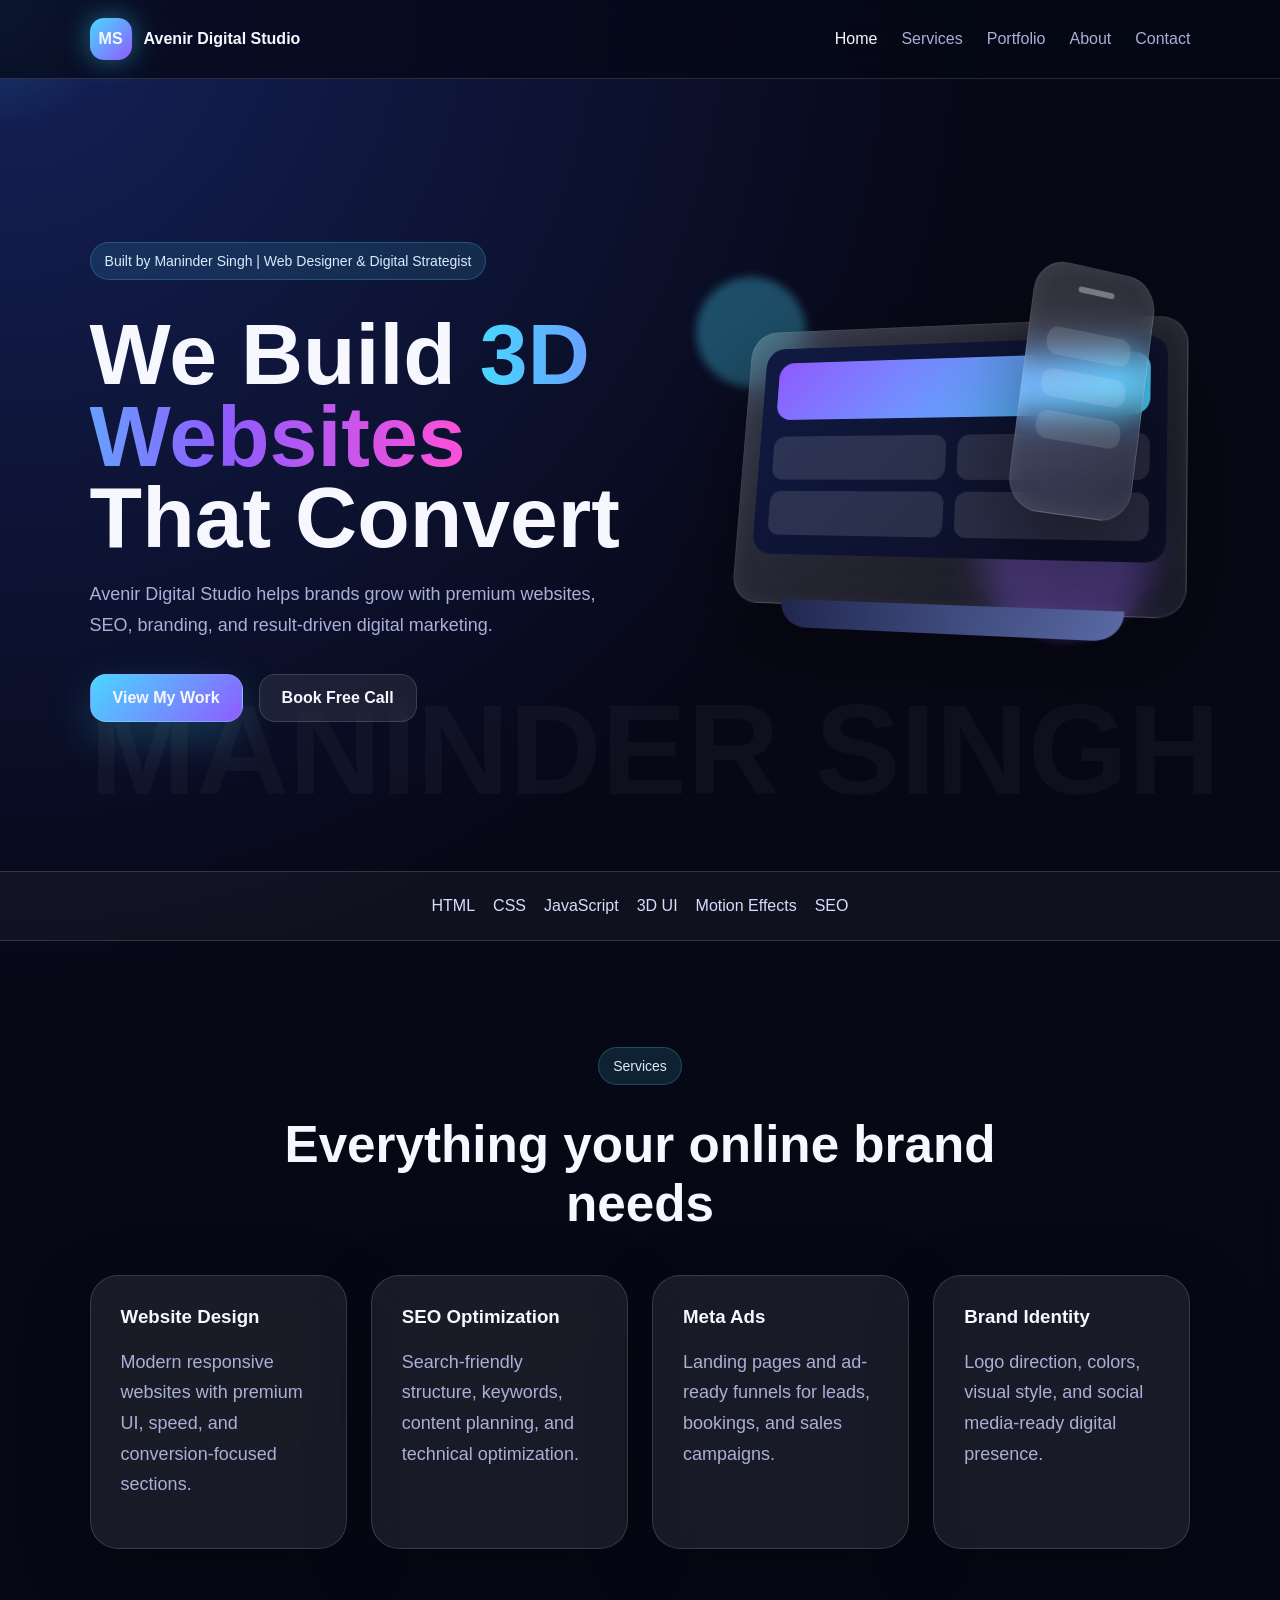
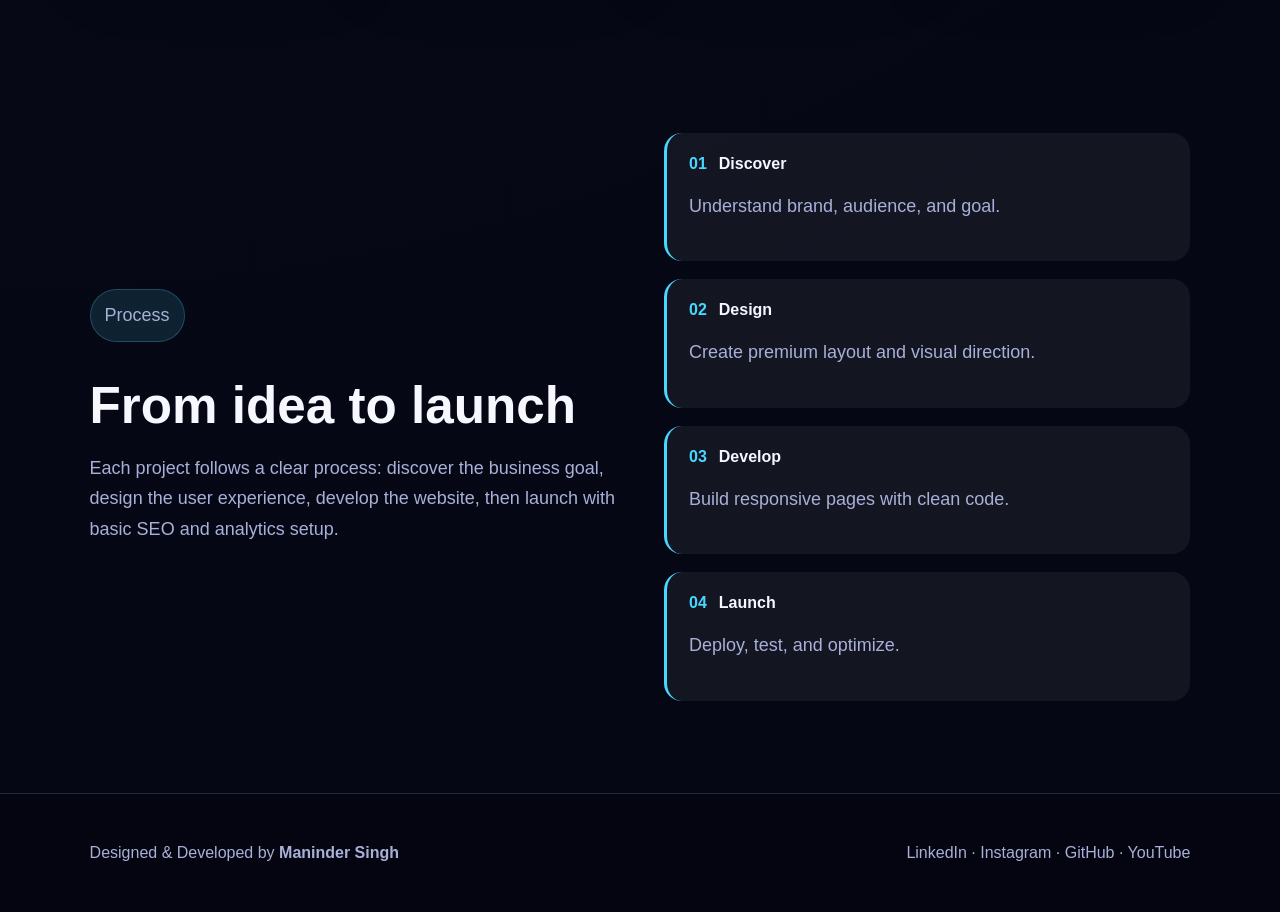
<file: index.html>
<!DOCTYPE html>
<html lang="en">
<head>
  <meta charset="UTF-8" />
  <meta name="viewport" content="width=device-width, initial-scale=1.0" />
  <title>Avenir Digital Studio | Maninder Singh</title>
  <link rel="stylesheet" href="style.css" />
  <script defer src="script.js"></script>
  <!-- Google tag (gtag.js) -->
<script async src="https://www.googletagmanager.com/gtag/js?id=G-E0B4LBPBVX"></script>
<script>
  window.dataLayer = window.dataLayer || [];
  function gtag(){dataLayer.push(arguments);}
  gtag('js', new Date());

  gtag('config', 'G-E0B4LBPBVX');
</script>
</head>
<body>
  <div class="cursor-glow"></div>
  <header class="navbar">
    <a class="brand" href="index.html"><span>MS</span>Avenir Digital Studio</a>
    <nav class="nav-links" id="navLinks">
      <a href="index.html" class="active">Home</a>
      <a href="services.html">Services</a>
      <a href="portfolio.html">Portfolio</a>
      <a href="about.html">About</a>
      <a href="contact.html">Contact</a>
    </nav>
    <button class="menu-btn" id="menuBtn">☰</button>
  </header>

  <main>
    <section class="hero section">
      <div class="hero-copy reveal">
        <p class="badge">Built by Maninder Singh | Web Designer & Digital Strategist</p>
        <h1>We Build <span>3D Websites</span> That Convert</h1>
        <p class="hero-text">Avenir Digital Studio helps brands grow with premium websites, SEO, branding, and result-driven digital marketing.</p>
        <div class="hero-actions">
          <a href="portfolio.html" class="btn primary">View My Work</a>
          <a href="contact.html" class="btn secondary">Book Free Call</a>
        </div>
      </div>
      <div class="hero-visual reveal delay-1">
        <div class="orb orb-one"></div>
        <div class="orb orb-two"></div>
        <div class="device laptop floating">
          <div class="screen">
            <div class="screen-top"></div>
            <div class="screen-grid">
              <span></span><span></span><span></span><span></span>
            </div>
          </div>
          <div class="base"></div>
        </div>
        <div class="device phone floating slow">
          <div class="phone-dot"></div>
          <div class="phone-lines"><span></span><span></span><span></span></div>
        </div>
      </div>
      <div class="watermark">MANINDER SINGH</div>
    </section>

    <section class="tech-strip reveal">
      <span>HTML</span><span>CSS</span><span>JavaScript</span><span>3D UI</span><span>Motion Effects</span><span>SEO</span>
    </section>

    <section class="section">
      <div class="section-head reveal">
        <p class="eyebrow">Services</p>
        <h2>Everything your online brand needs</h2>
      </div>
      <div class="cards four">
        <article class="card tilt reveal"><h3>Website Design</h3><p>Modern responsive websites with premium UI, speed, and conversion-focused sections.</p></article>
        <article class="card tilt reveal delay-1"><h3>SEO Optimization</h3><p>Search-friendly structure, keywords, content planning, and technical optimization.</p></article>
        <article class="card tilt reveal delay-2"><h3>Meta Ads</h3><p>Landing pages and ad-ready funnels for leads, bookings, and sales campaigns.</p></article>
        <article class="card tilt reveal delay-3"><h3>Brand Identity</h3><p>Logo direction, colors, visual style, and social media-ready digital presence.</p></article>
      </div>
    </section>

    <section class="section split">
      <div class="reveal">
        <p class="eyebrow">Process</p>
        <h2>From idea to launch</h2>
        <p>Each project follows a clear process: discover the business goal, design the user experience, develop the website, then launch with basic SEO and analytics setup.</p>
      </div>
      <div class="timeline reveal delay-1">
        <div><span>01</span><strong>Discover</strong><p>Understand brand, audience, and goal.</p></div>
        <div><span>02</span><strong>Design</strong><p>Create premium layout and visual direction.</p></div>
        <div><span>03</span><strong>Develop</strong><p>Build responsive pages with clean code.</p></div>
        <div><span>04</span><strong>Launch</strong><p>Deploy, test, and optimize.</p></div>
      </div>
    </section>
  </main>

  <footer class="footer">
    <p>Designed & Developed by <strong>Maninder Singh</strong></p>
    <p>LinkedIn · Instagram · GitHub · YouTube</p>
  </footer>
</body>
</html>
</file>
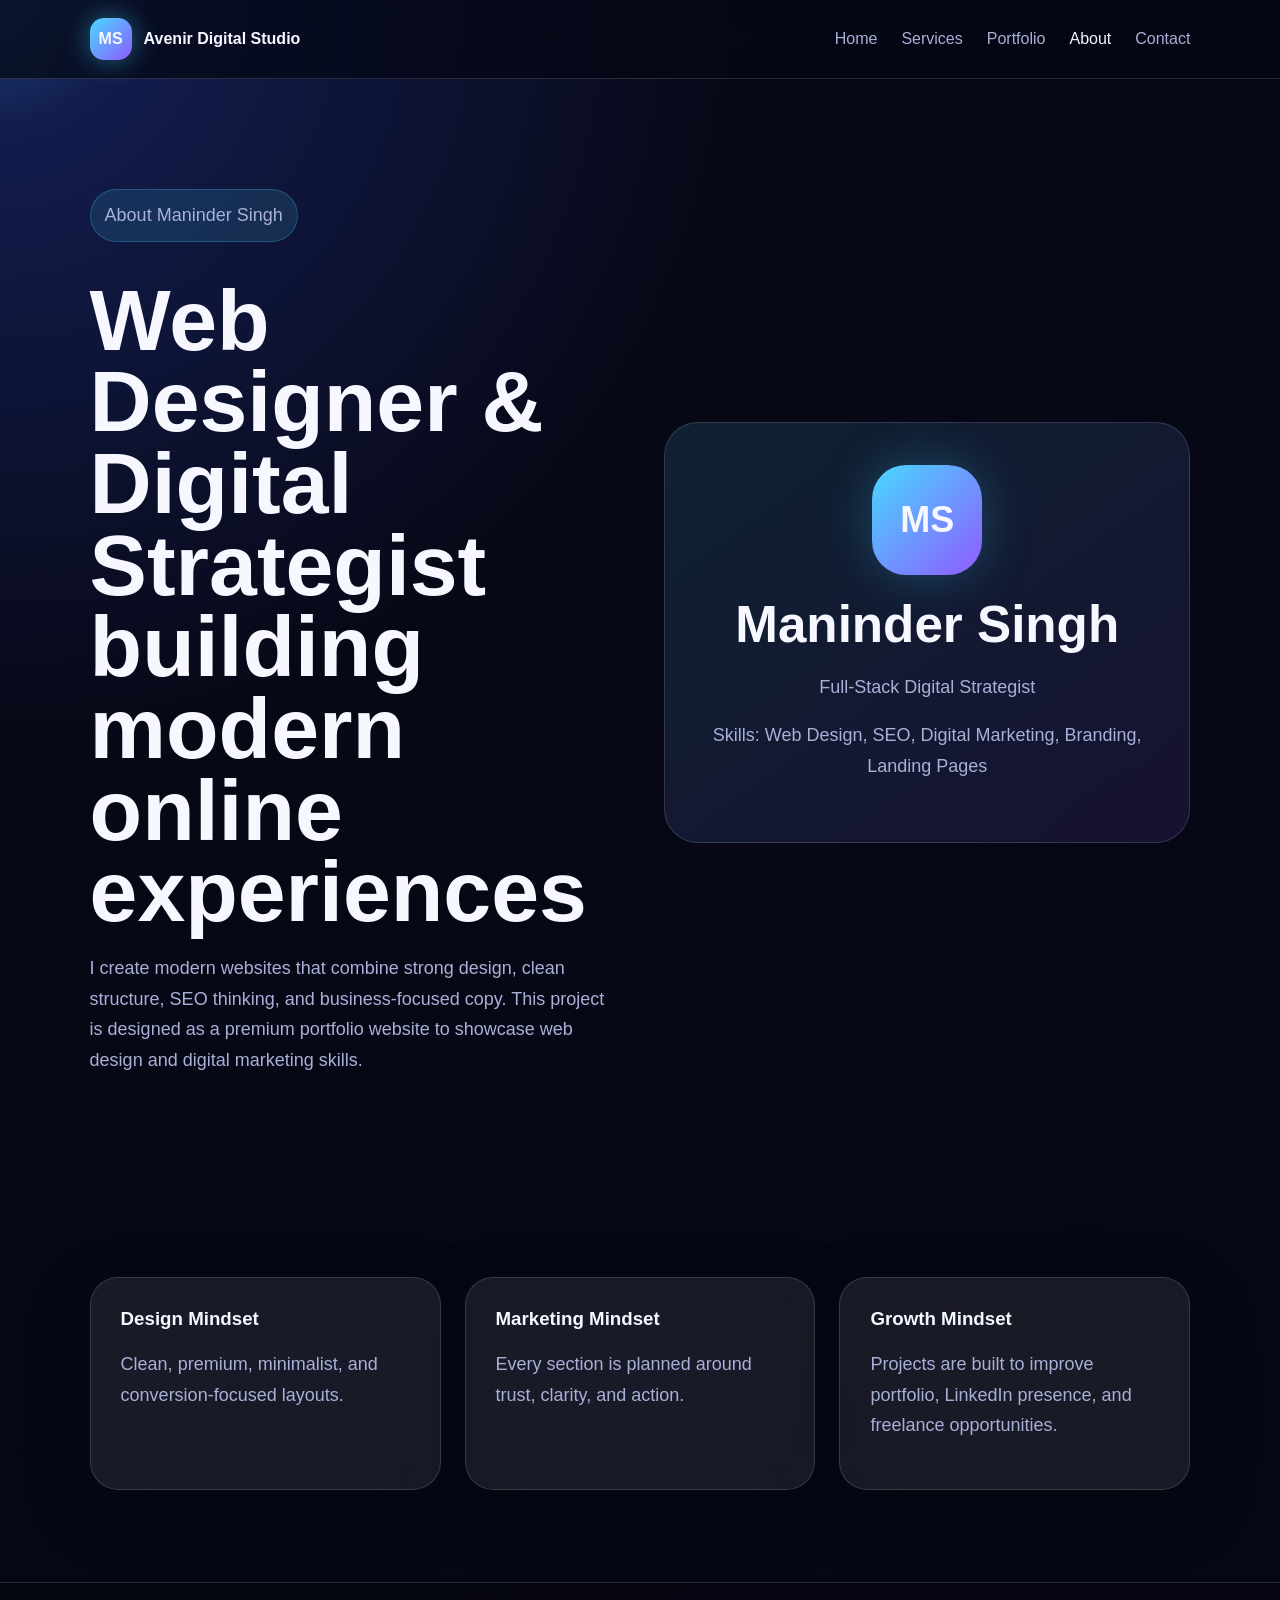
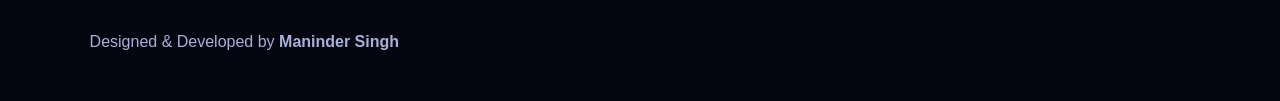
<file: about.html>
<!DOCTYPE html>
<html lang="en">
<head><!-- Google tag (gtag.js) -->
<script async src="https://www.googletagmanager.com/gtag/js?id=G-E0B4LBPBVX"></script>
<script>
  window.dataLayer = window.dataLayer || [];
  function gtag(){dataLayer.push(arguments);}
  gtag('js', new Date());

  gtag('config', 'G-E0B4LBPBVX');
</script><meta charset="UTF-8"><meta name="viewport" content="width=device-width, initial-scale=1.0"><title>About | Maninder Singh</title><link rel="stylesheet" href="style.css"><script defer src="script.js"></script></head>
<body><div class="cursor-glow"></div><header class="navbar"><a class="brand" href="index.html"><span>MS</span>Avenir Digital Studio</a><nav class="nav-links" id="navLinks"><a href="index.html">Home</a><a href="services.html">Services</a><a href="portfolio.html">Portfolio</a><a class="active" href="about.html">About</a><a href="contact.html">Contact</a></nav><button class="menu-btn" id="menuBtn">☰</button></header>
<main><section class="section split"><div class="reveal"><p class="badge">About Maninder Singh</p><h1>Web Designer & Digital Strategist building modern online experiences</h1><p>I create modern websites that combine strong design, clean structure, SEO thinking, and business-focused copy. This project is designed as a premium portfolio website to showcase web design and digital marketing skills.</p></div><div class="profile-card reveal delay-1"><div class="avatar">MS</div><h2>Maninder Singh</h2><p>Full-Stack Digital Strategist</p><p>Skills: Web Design, SEO, Digital Marketing, Branding, Landing Pages</p></div></section>
<section class="section"><div class="cards three"><article class="card reveal"><h3>Design Mindset</h3><p>Clean, premium, minimalist, and conversion-focused layouts.</p></article><article class="card reveal delay-1"><h3>Marketing Mindset</h3><p>Every section is planned around trust, clarity, and action.</p></article><article class="card reveal delay-2"><h3>Growth Mindset</h3><p>Projects are built to improve portfolio, LinkedIn presence, and freelance opportunities.</p></article></div></section></main>
<footer class="footer"><p>Designed & Developed by <strong>Maninder Singh</strong></p></footer></body></html>
</file>
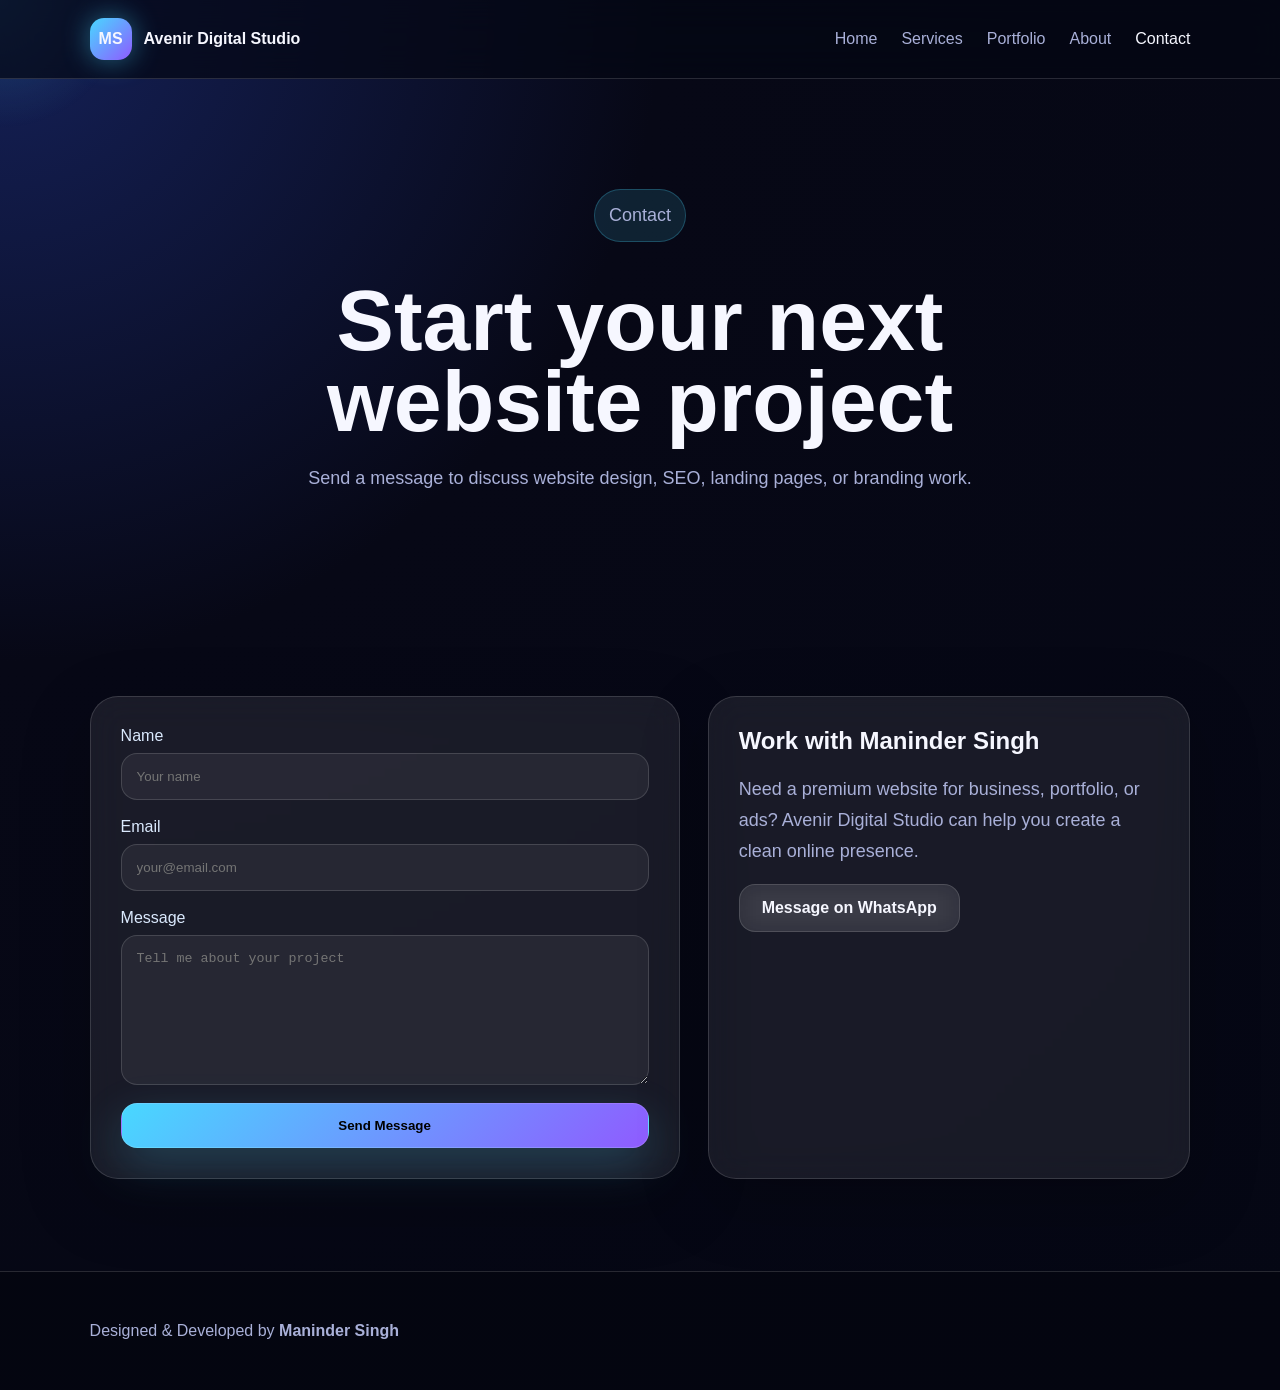
<file: contact.html>
<!DOCTYPE html>
<html lang="en">
<head><!-- Google tag (gtag.js) -->
<script async src="https://www.googletagmanager.com/gtag/js?id=G-E0B4LBPBVX"></script>
<script>
  window.dataLayer = window.dataLayer || [];
  function gtag(){dataLayer.push(arguments);}
  gtag('js', new Date());

  gtag('config', 'G-E0B4LBPBVX');
</script><meta charset="UTF-8"><meta name="viewport" content="width=device-width, initial-scale=1.0"><title>Contact | Avenir Digital Studio</title><link rel="stylesheet" href="style.css"><script defer src="script.js"></script></head>
<body><div class="cursor-glow"></div><header class="navbar"><a class="brand" href="index.html"><span>MS</span>Avenir Digital Studio</a><nav class="nav-links" id="navLinks"><a href="index.html">Home</a><a href="services.html">Services</a><a href="portfolio.html">Portfolio</a><a href="about.html">About</a><a class="active" href="contact.html">Contact</a></nav><button class="menu-btn" id="menuBtn">☰</button></header>
<main><section class="page-hero section reveal"><p class="badge">Contact</p><h1>Start your next website project</h1><p>Send a message to discuss website design, SEO, landing pages, or branding work.</p></section>
<section class="section contact-grid"><form class="contact-form card reveal"><label>Name<input type="text" placeholder="Your name"></label><label>Email<input type="email" placeholder="your@email.com"></label><label>Message<textarea placeholder="Tell me about your project"></textarea></label><button class="btn primary" type="button">Send Message</button></form><div class="card reveal delay-1"><h2>Work with Maninder Singh</h2><p>Need a premium website for business, portfolio, or ads? Avenir Digital Studio can help you create a clean online presence.</p><a class="btn secondary" href="https://wa.me/919877872519">Message on WhatsApp</a></div></section></main>
<footer class="footer"><p>Designed & Developed by <strong>Maninder Singh</strong></p></footer></body></html>
</file>
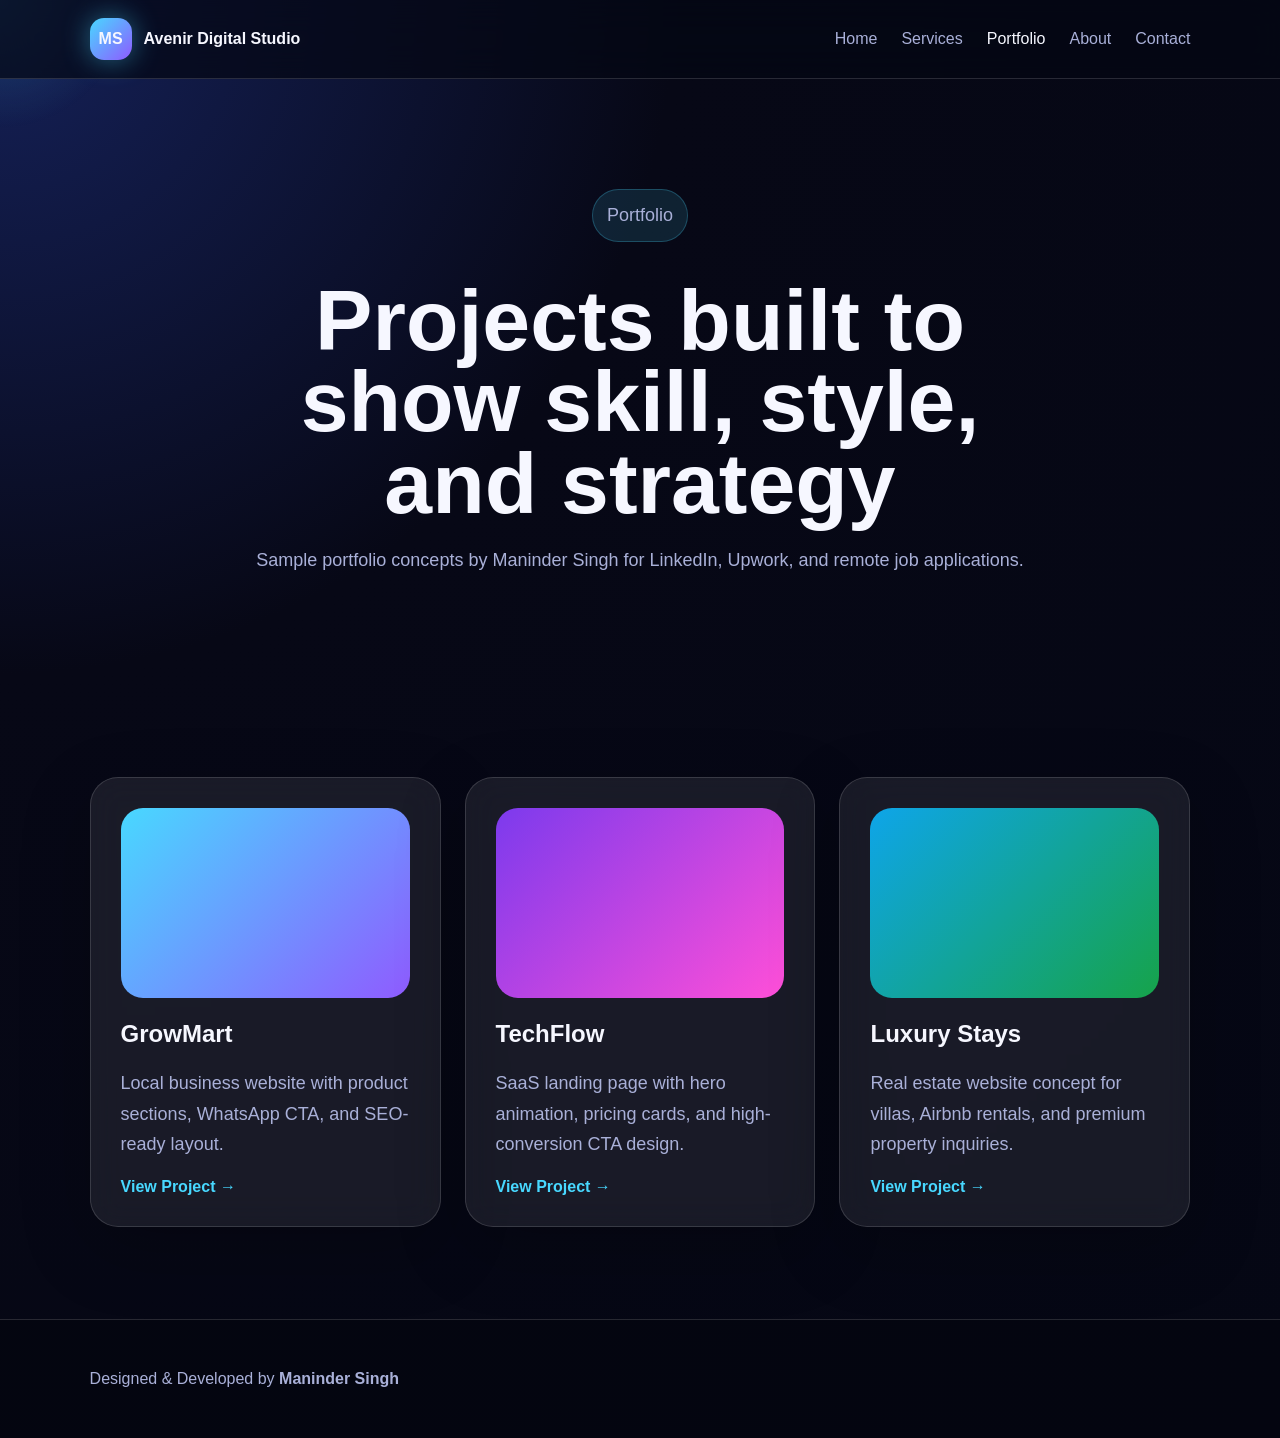
<file: portfolio.html>
<!DOCTYPE html>
<html lang="en">
<head><!-- Google tag (gtag.js) -->
<script async src="https://www.googletagmanager.com/gtag/js?id=G-E0B4LBPBVX"></script>
<script>
  window.dataLayer = window.dataLayer || [];
  function gtag(){dataLayer.push(arguments);}
  gtag('js', new Date());

  gtag('config', 'G-E0B4LBPBVX');
</script><meta charset="UTF-8"><meta name="viewport" content="width=device-width, initial-scale=1.0"><title>Portfolio | Maninder Singh</title><link rel="stylesheet" href="style.css"><script defer src="script.js"></script></head>
<body><div class="cursor-glow"></div><header class="navbar"><a class="brand" href="index.html"><span>MS</span>Avenir Digital Studio</a><nav class="nav-links" id="navLinks"><a href="index.html">Home</a><a href="services.html">Services</a><a class="active" href="portfolio.html">Portfolio</a><a href="about.html">About</a><a href="contact.html">Contact</a></nav><button class="menu-btn" id="menuBtn">☰</button></header>
<main><section class="page-hero section reveal"><p class="badge">Portfolio</p><h1>Projects built to show skill, style, and strategy</h1><p>Sample portfolio concepts by Maninder Singh for LinkedIn, Upwork, and remote job applications.</p></section>
<section class="section"><div class="cards three"><article class="project card tilt reveal"><div class="project-img"></div><h2>GrowMart</h2><p>Local business website with product sections, WhatsApp CTA, and SEO-ready layout.</p><a href="contact.html">View Project →</a></article><article class="project card tilt reveal delay-1"><div class="project-img second"></div><h2>TechFlow</h2><p>SaaS landing page with hero animation, pricing cards, and high-conversion CTA design.</p><a href="contact.html">View Project →</a></article><article class="project card tilt reveal delay-2"><div class="project-img third"></div><h2>Luxury Stays</h2><p>Real estate website concept for villas, Airbnb rentals, and premium property inquiries.</p><a href="contact.html">View Project →</a></article></div></section></main>
<footer class="footer"><p>Designed & Developed by <strong>Maninder Singh</strong></p></footer></body></html>
</file>
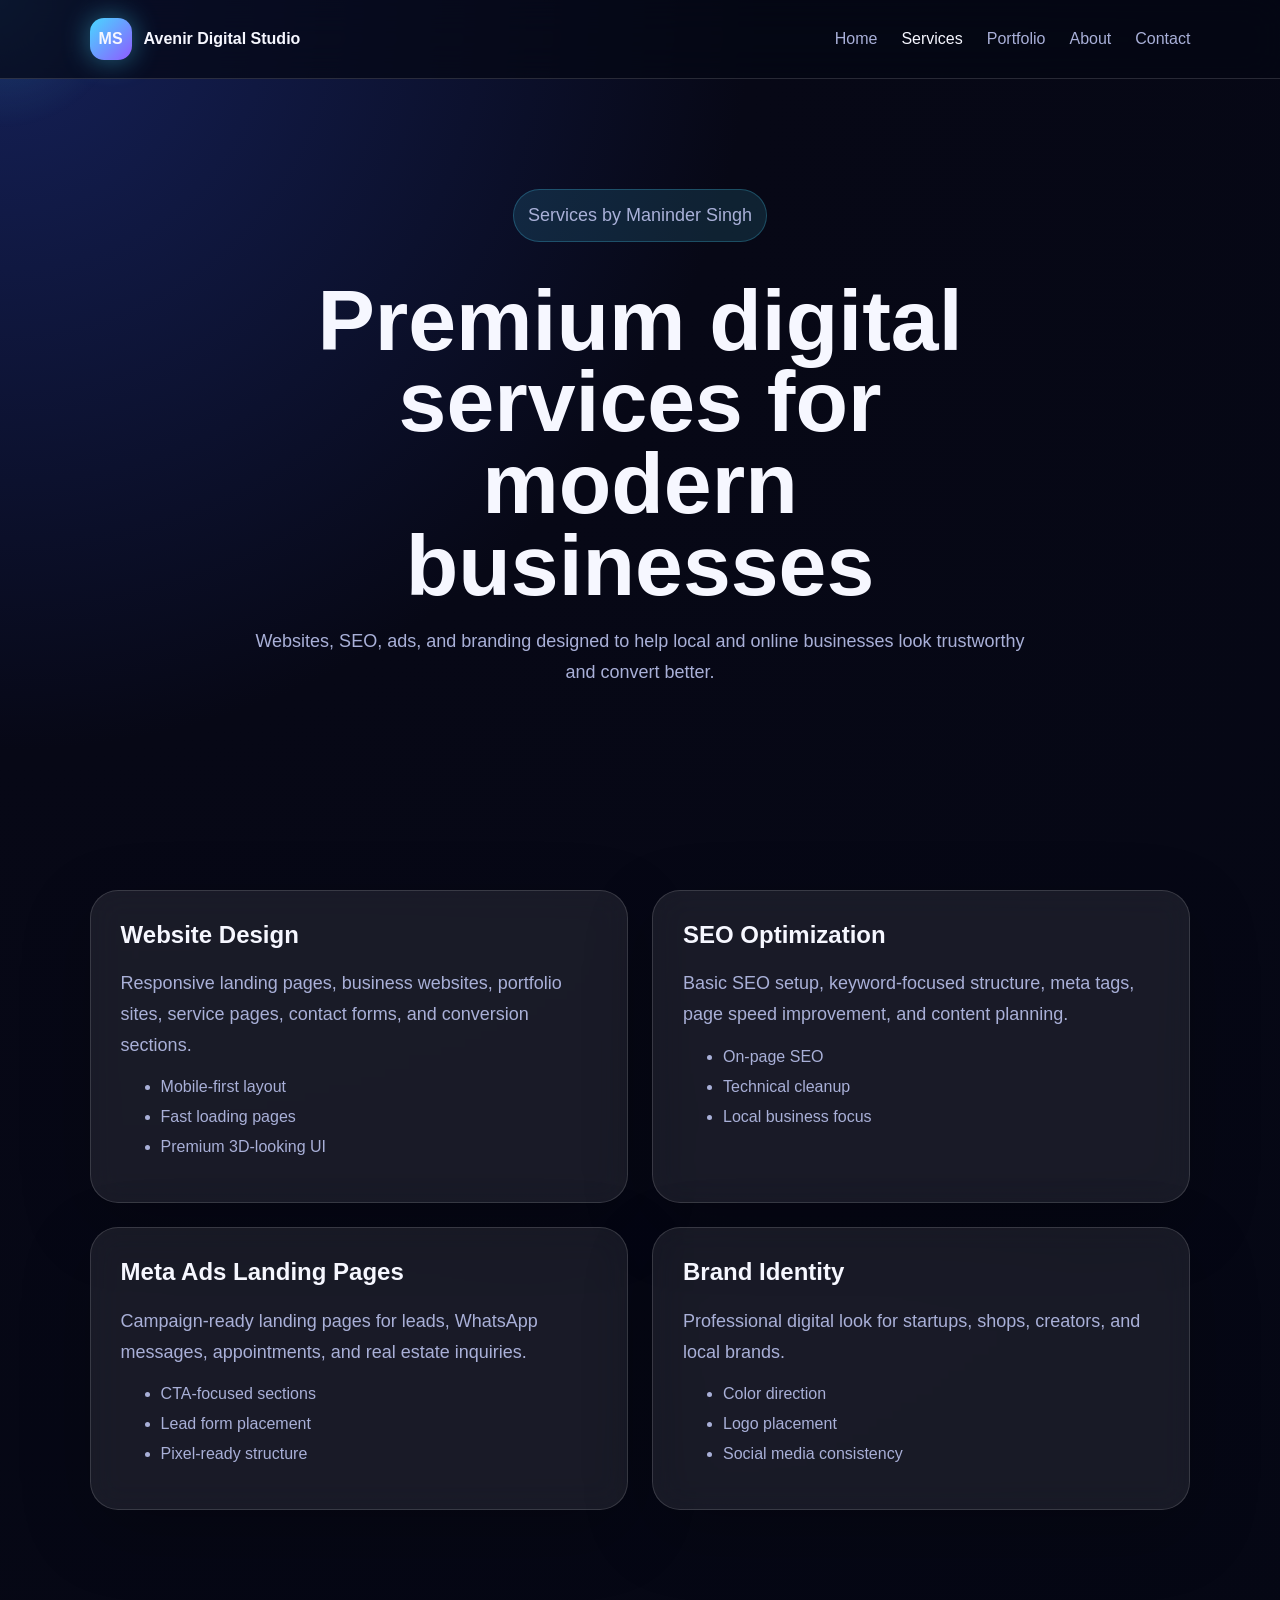
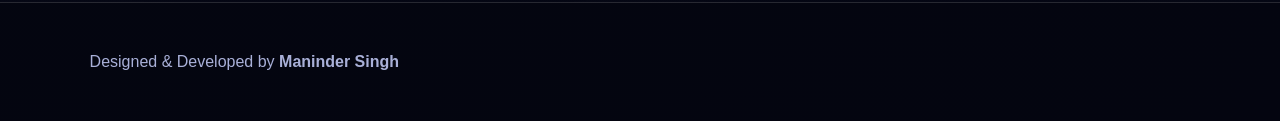
<file: services.html>
<!DOCTYPE html>
<html lang="en">
<head><!-- Google tag (gtag.js) -->
<script async src="https://www.googletagmanager.com/gtag/js?id=G-E0B4LBPBVX"></script>
<script>
  window.dataLayer = window.dataLayer || [];
  function gtag(){dataLayer.push(arguments);}
  gtag('js', new Date());

  gtag('config', 'G-E0B4LBPBVX');
</script><meta charset="UTF-8"><meta name="viewport" content="width=device-width, initial-scale=1.0"><title>Services | Avenir Digital Studio</title><link rel="stylesheet" href="style.css"><script defer src="script.js"></script></head>
<body>
<div class="cursor-glow"></div>
<header class="navbar"><a class="brand" href="index.html"><span>MS</span>Avenir Digital Studio</a><nav class="nav-links" id="navLinks"><a href="index.html">Home</a><a class="active" href="services.html">Services</a><a href="portfolio.html">Portfolio</a><a href="about.html">About</a><a href="contact.html">Contact</a></nav><button class="menu-btn" id="menuBtn">☰</button></header>
<main><section class="page-hero section reveal"><p class="badge">Services by Maninder Singh</p><h1>Premium digital services for modern businesses</h1><p>Websites, SEO, ads, and branding designed to help local and online businesses look trustworthy and convert better.</p></section>
<section class="section"><div class="cards two"><article class="card large tilt reveal"><h2>Website Design</h2><p>Responsive landing pages, business websites, portfolio sites, service pages, contact forms, and conversion sections.</p><ul><li>Mobile-first layout</li><li>Fast loading pages</li><li>Premium 3D-looking UI</li></ul></article><article class="card large tilt reveal delay-1"><h2>SEO Optimization</h2><p>Basic SEO setup, keyword-focused structure, meta tags, page speed improvement, and content planning.</p><ul><li>On-page SEO</li><li>Technical cleanup</li><li>Local business focus</li></ul></article><article class="card large tilt reveal delay-2"><h2>Meta Ads Landing Pages</h2><p>Campaign-ready landing pages for leads, WhatsApp messages, appointments, and real estate inquiries.</p><ul><li>CTA-focused sections</li><li>Lead form placement</li><li>Pixel-ready structure</li></ul></article><article class="card large tilt reveal delay-3"><h2>Brand Identity</h2><p>Professional digital look for startups, shops, creators, and local brands.</p><ul><li>Color direction</li><li>Logo placement</li><li>Social media consistency</li></ul></article></div></section></main>
<footer class="footer"><p>Designed & Developed by <strong>Maninder Singh</strong></p></footer></body></html>
</file>
<file: style.css>
:root{--bg:#050714;--card:rgba(255,255,255,.08);--line:rgba(255,255,255,.14);--text:#f6f7ff;--muted:#a9b0d8;--blue:#48d8ff;--purple:#8f5bff;--pink:#ff4fd8}*{box-sizing:border-box}html{scroll-behavior:smooth}body{margin:0;font-family:Inter,Segoe UI,Arial,sans-serif;background:radial-gradient(circle at top left,#152159 0,#070816 35%,#050714 100%);color:var(--text);overflow-x:hidden}a{color:inherit;text-decoration:none}.cursor-glow{position:fixed;width:280px;height:280px;background:radial-gradient(circle,rgba(72,216,255,.18),transparent 65%);pointer-events:none;z-index:0;transform:translate(-50%,-50%)}.navbar{position:sticky;top:0;z-index:20;display:flex;align-items:center;justify-content:space-between;padding:18px 7%;backdrop-filter:blur(18px);background:rgba(5,7,20,.72);border-bottom:1px solid var(--line)}.brand{display:flex;gap:12px;align-items:center;font-weight:800}.brand span{display:grid;place-items:center;width:42px;height:42px;border-radius:14px;background:linear-gradient(135deg,var(--blue),var(--purple));box-shadow:0 0 28px rgba(72,216,255,.45)}.nav-links{display:flex;gap:24px;color:var(--muted)}.nav-links a:hover,.nav-links .active{color:var(--text)}.menu-btn{display:none;background:none;border:0;color:white;font-size:28px}.section{position:relative;z-index:1;padding:92px 7%}.hero{min-height:88vh;display:grid;grid-template-columns:1.05fr .95fr;align-items:center;gap:60px}.badge,.eyebrow{display:inline-block;color:#dbeafe;background:rgba(72,216,255,.12);border:1px solid rgba(72,216,255,.24);padding:10px 14px;border-radius:999px;font-size:14px}.hero h1,.page-hero h1,.split h1{font-size:clamp(42px,7vw,86px);line-height:.95;margin:20px 0}.hero h1 span{background:linear-gradient(90deg,var(--blue),var(--purple),var(--pink));-webkit-background-clip:text;color:transparent}.hero-text,.page-hero p,.split p,.card p{color:var(--muted);font-size:18px;line-height:1.7}.hero-actions{display:flex;gap:16px;flex-wrap:wrap;margin-top:34px}.btn{display:inline-flex;align-items:center;justify-content:center;padding:14px 22px;border-radius:16px;font-weight:800;border:1px solid var(--line);transition:.25s}.btn:hover{transform:translateY(-4px) scale(1.03)}.primary{background:linear-gradient(135deg,var(--blue),var(--purple));box-shadow:0 16px 45px rgba(72,216,255,.22)}.secondary{background:rgba(255,255,255,.08);backdrop-filter:blur(12px)}.hero-visual{position:relative;min-height:520px;perspective:1000px}.device{position:absolute;border:1px solid var(--line);background:linear-gradient(145deg,rgba(255,255,255,.18),rgba(255,255,255,.05));box-shadow:0 40px 100px rgba(0,0,0,.45),inset 0 0 25px rgba(255,255,255,.06);backdrop-filter:blur(18px)}.laptop{width:460px;height:290px;left:5%;top:20%;border-radius:28px;transform:rotateY(-16deg) rotateX(10deg)}.screen{margin:18px;height:220px;border-radius:20px;background:linear-gradient(135deg,#101a42,#0b0d22);padding:16px}.screen-top{height:62px;border-radius:16px;background:linear-gradient(135deg,var(--purple),var(--blue));margin-bottom:18px}.screen-grid{display:grid;grid-template-columns:1fr 1fr;gap:12px}.screen-grid span{height:46px;border-radius:12px;background:rgba(255,255,255,.12)}.base{position:absolute;left:55px;right:55px;bottom:-24px;height:28px;border-radius:0 0 28px 28px;background:linear-gradient(90deg,#20274e,#5b6ba8)}.phone{width:135px;height:250px;right:8%;top:10%;border-radius:34px;transform:rotateY(18deg) rotateZ(8deg);padding:20px}.phone-dot{width:40px;height:6px;background:rgba(255,255,255,.35);border-radius:99px;margin:auto}.phone-lines{margin-top:38px}.phone-lines span{display:block;height:28px;border-radius:12px;background:rgba(255,255,255,.12);margin:14px 0}.orb{position:absolute;border-radius:50%;filter:blur(4px)}.orb-one{width:170px;height:170px;background:rgba(143,91,255,.35);right:8%;bottom:18%}.orb-two{width:110px;height:110px;background:rgba(72,216,255,.32);left:0;top:12%}.floating{animation:float 5s ease-in-out infinite}.slow{animation-duration:7s}@keyframes float{0%,100%{translate:0 0}50%{translate:0 -24px}}.watermark{position:absolute;bottom:6%;left:7%;font-size:clamp(42px,10vw,150px);font-weight:900;color:rgba(255,255,255,.035);z-index:-1;white-space:nowrap}.tech-strip{display:flex;gap:18px;flex-wrap:wrap;justify-content:center;border-top:1px solid var(--line);border-bottom:1px solid var(--line);background:rgba(255,255,255,.035);padding:25px 7%}.tech-strip span{color:#d7ddff}.section-head{text-align:center;max-width:760px;margin:0 auto 42px}.section-head h2,.split h2{font-size:clamp(32px,4vw,56px);margin:16px 0}.cards{display:grid;gap:24px}.four{grid-template-columns:repeat(4,1fr)}.three{grid-template-columns:repeat(3,1fr)}.two{grid-template-columns:repeat(2,1fr)}.card{background:var(--card);border:1px solid var(--line);border-radius:28px;padding:30px;backdrop-filter:blur(16px);box-shadow:0 22px 70px rgba(0,0,0,.22);transition:.25s}.card:hover{border-color:rgba(72,216,255,.45);box-shadow:0 24px 80px rgba(72,216,255,.12)}.card h3,.card h2{margin-top:0}.large{min-height:280px}.card li{color:var(--muted);margin:12px 0}.split{display:grid;grid-template-columns:1fr 1fr;gap:48px;align-items:center}.timeline{display:grid;gap:18px}.timeline div{padding:22px;border-left:3px solid var(--blue);background:rgba(255,255,255,.06);border-radius:18px}.timeline span{color:var(--blue);font-weight:900;margin-right:12px}.page-hero{text-align:center;max-width:980px;margin:auto}.project-img{height:190px;border-radius:22px;background:linear-gradient(135deg,var(--blue),var(--purple));margin-bottom:22px}.project-img.second{background:linear-gradient(135deg,#7c3aed,#ff4fd8)}.project-img.third{background:linear-gradient(135deg,#0ea5e9,#16a34a)}.project a{color:var(--blue);font-weight:800}.profile-card{text-align:center;background:linear-gradient(145deg,rgba(72,216,255,.12),rgba(143,91,255,.12));border:1px solid var(--line);border-radius:34px;padding:42px}.avatar{width:110px;height:110px;margin:0 auto 20px;border-radius:34px;display:grid;place-items:center;font-size:36px;font-weight:900;background:linear-gradient(135deg,var(--blue),var(--purple));box-shadow:0 0 50px rgba(72,216,255,.25)}.contact-grid{display:grid;grid-template-columns:1.1fr .9fr;gap:28px}.contact-form{display:grid;gap:18px}.contact-form label{display:grid;gap:8px;color:#dbeafe}.contact-form input,.contact-form textarea{width:100%;border:1px solid var(--line);background:rgba(255,255,255,.06);border-radius:16px;padding:15px;color:white;outline:none}.contact-form textarea{min-height:150px}.footer{position:relative;z-index:1;padding:34px 7%;display:flex;justify-content:space-between;gap:16px;flex-wrap:wrap;border-top:1px solid var(--line);color:var(--muted);background:rgba(0,0,0,.2)}.reveal{opacity:0;transform:translateY(34px);transition:opacity .8s ease,transform .8s ease}.reveal.show{opacity:1;transform:none}.delay-1{transition-delay:.12s}.delay-2{transition-delay:.22s}.delay-3{transition-delay:.32s}@media(max-width:950px){.hero,.split,.contact-grid{grid-template-columns:1fr}.four,.three,.two{grid-template-columns:1fr 1fr}.hero-visual{min-height:420px}.laptop{width:360px;height:240px}.screen{height:176px}.phone{right:0}.nav-links{position:absolute;top:78px;right:7%;left:7%;display:none;flex-direction:column;background:rgba(5,7,20,.95);border:1px solid var(--line);border-radius:22px;padding:22px}.nav-links.open{display:flex}.menu-btn{display:block}}@media(max-width:620px){.section{padding:64px 5%}.four,.three,.two{grid-template-columns:1fr}.laptop{width:300px;height:210px;left:0}.phone{width:110px;height:210px}.hero-visual{min-height:340px}.footer{display:block}.hero-actions .btn{width:100%}}
</file>
